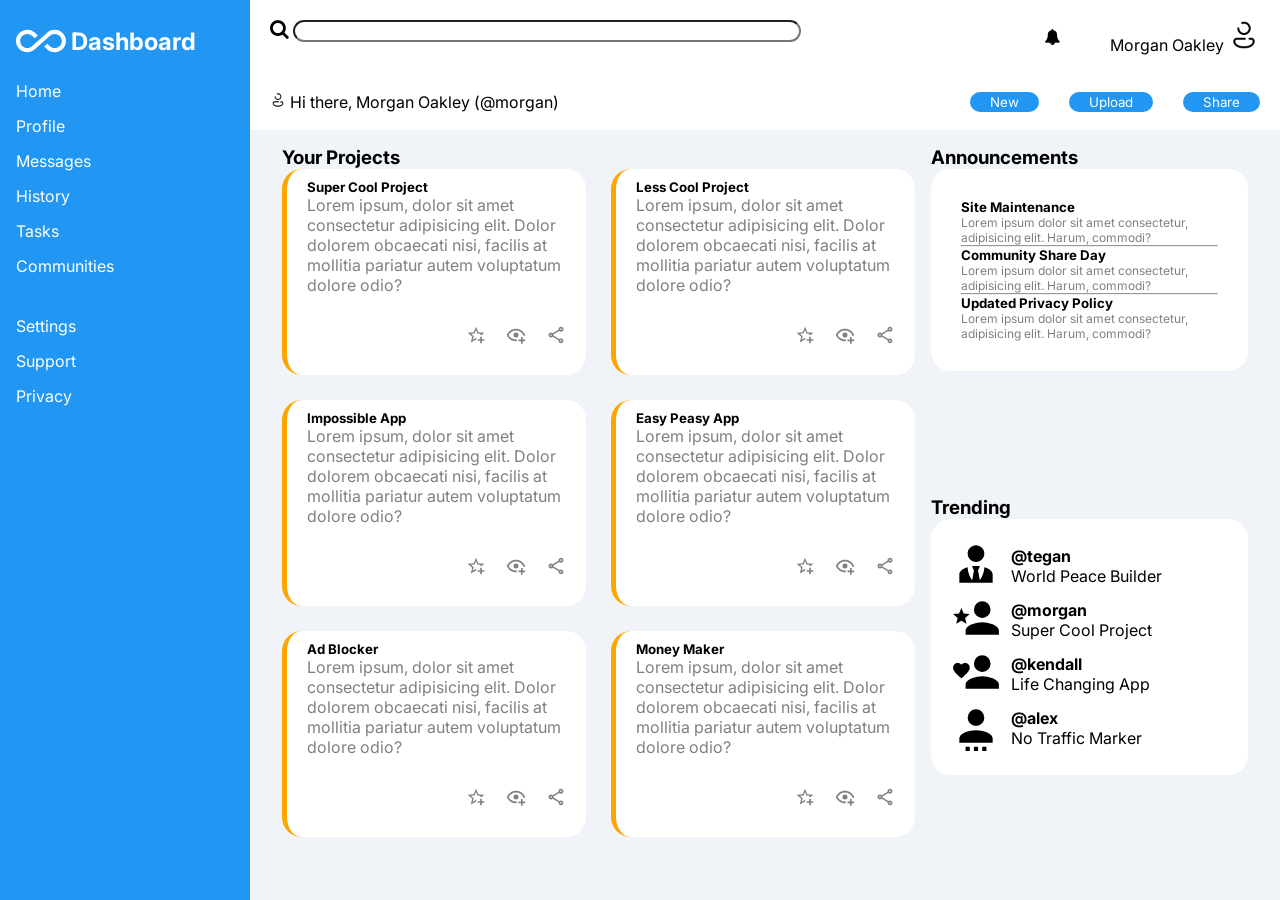
<file: admin-dashboard/index.html>
<!DOCTYPE html>
<html lang="en">

<head>
    <meta charset="UTF-8">
    <meta name="viewport" content="width=device-width, initial-scale=1.0">
    <title>Document</title>
    <link rel="stylesheet" href="styles.css" type="text/css">
    <link rel="preconnect" href="https://fonts.googleapis.com">
    <link rel="preconnect" href="https://fonts.gstatic.com" crossorigin>
    <link
        href="https://fonts.googleapis.com/css2?family=Boldonse&family=Bungee+Tint&family=Doto:wght@100..900&family=Inter:ital,opsz,wght@0,14..32,100..900;1,14..32,100..900&family=Roboto+Mono:wght@100..700&family=Roboto:ital,wght@0,100..900;1,100..900&family=Rubik:ital,wght@0,300..900;1,300..900&family=Sixtyfour+Convergence:BLED,SCAN,XELA,YELA@9,-52,-4,-47&family=Source+Code+Pro:ital,wght@0,200..900;1,200..900&display=swap"
        rel="stylesheet">
    <link rel="stylesheet" href="https://www.w3schools.com/w3css/5/w3.css">
    <link rel="stylesheet" href="https://cdnjs.cloudflare.com/ajax/libs/font-awesome/4.7.0/css/font-awesome.min.css">
</head>

<body>
    <div class="container">
        <div class="sidebar">
            <div class="general">
                <div class="logo">
                    <svg class="logo-icon" xmlns="http://www.w3.org/2000/svg" viewBox="0 0 24 24">
                        <path fill="currentColor"
                            d="M18.6,6.62C17.16,6.62 15.8,7.18 14.83,8.15L7.8,14.39C7.16,15.03 6.31,15.38 5.4,15.38C3.53,15.38 2,13.87 2,12C2,10.13 3.53,8.62 5.4,8.62C6.31,8.62 7.16,8.97 7.84,9.65L8.97,10.65L10.5,9.31L9.22,8.2C8.2,7.18 6.84,6.62 5.4,6.62C2.42,6.62 0,9.04 0,12C0,14.96 2.42,17.38 5.4,17.38C6.84,17.38 8.2,16.82 9.17,15.85L16.2,9.61C16.84,8.97 17.69,8.62 18.6,8.62C20.47,8.62 22,10.13 22,12C22,13.87 20.47,15.38 18.6,15.38C17.7,15.38 16.84,15.03 16.16,14.35L15,13.34L13.5,14.68L14.78,15.8C15.8,16.81 17.15,17.37 18.6,17.37C21.58,17.37 24,14.96 24,12C24,9 21.58,6.62 18.6,6.62Z" />
                    </svg>
                    <h2>Dashboard</h2>
                </div>
                <p>Home</p>
                <p>Profile</p>
                <p>Messages</p>
                <p>History</p>
                <p>Tasks</p>
                <p>Communities</p>
            </div>
            <div class="support">
                <p>Settings</p>
                <p>Support</p>
                <p>Privacy</p>
            </div>
        </div>

        <div class="header">
            <div class="header-first-line">
                <div class="search">
                    <i class="fa fa-search" style="font-size:20px"></i>
                    <input type="text" class="searchbar">
                </div>
                <div class="user-profile">
                    <div class="bell">
                        <i class="fa fa-bell"></i>
                    </div>
                    <div class="person">
                        Morgan Oakley
                        <img src="icons8-user-48.png"> 
                    </div>
                </div>
            </div>
            <div class="header-second-line">
                <div class="user-greeting">
                    <img src="icons8-user-48.png">
                    Hi there,
                    Morgan Oakley (@morgan)
                </div>
                <div class="buttons">
                    <button>New</button>
                    <button>Upload</button>
                    <button>Share</button>
                </div>
            </div>
        </div>

        <div class="main-content">
            <section class="projects">
                <h3>Your Projects</h3>
                <div class="projects-grid">
                    <div class="box">
                        <div class="box-text">
                            <h5>Super Cool Project</h5>
                            <p>
                                Lorem ipsum, dolor sit amet consectetur adipisicing elit. Dolor dolorem obcaecati nisi, facilis
                                at mollitia pariatur autem voluptatum dolore odio?
                            </p>
                        </div>
                        <div class="icons">
                            <svg xmlns="http://www.w3.org/2000/svg" width="20px" viewBox="0 0 24 24"><path d="M5.8 21L7.4 14L2 9.2L9.2 8.6L12 2L14.8 8.6L22 9.2L18.8 12H18C17.3 12 16.6 12.1 15.9 12.4L18.1 10.5L13.7 10.1L12 6.1L10.3 10.1L5.9 10.5L9.2 13.4L8.2 17.7L12 15.4L12.5 15.7C12.3 16.2 12.1 16.8 12.1 17.3L5.8 21M17 14V17H14V19H17V22H19V19H22V17H19V14H17Z" /></svg>
                            <svg xmlns="http://www.w3.org/2000/svg" width="20px" viewBox="0 0 24 24"><path d="M12,4.5C7,4.5 2.73,7.61 1,12C2.73,16.39 7,19.5 12,19.5C12.36,19.5 12.72,19.5 13.08,19.45C13.03,19.13 13,18.82 13,18.5C13,18.14 13.04,17.78 13.1,17.42C12.74,17.46 12.37,17.5 12,17.5C8.24,17.5 4.83,15.36 3.18,12C4.83,8.64 8.24,6.5 12,6.5C15.76,6.5 19.17,8.64 20.82,12C20.7,12.24 20.56,12.45 20.43,12.68C21.09,12.84 21.72,13.11 22.29,13.5C22.56,13 22.8,12.5 23,12C21.27,7.61 17,4.5 12,4.5M12,9A3,3 0 0,0 9,12A3,3 0 0,0 12,15A3,3 0 0,0 15,12A3,3 0 0,0 12,9M18,14.5V17.5H15V19.5H18V22.5H20V19.5H23V17.5H20V14.5H18Z" /></svg>
                            <svg xmlns="http://www.w3.org/2000/svg" width="20px" viewBox="0 0 24 24"><path d="M18 16.08C17.24 16.08 16.56 16.38 16.04 16.85L8.91 12.7C8.96 12.47 9 12.24 9 12S8.96 11.53 8.91 11.3L15.96 7.19C16.5 7.69 17.21 8 18 8C19.66 8 21 6.66 21 5S19.66 2 18 2 15 3.34 15 5C15 5.24 15.04 5.47 15.09 5.7L8.04 9.81C7.5 9.31 6.79 9 6 9C4.34 9 3 10.34 3 12S4.34 15 6 15C6.79 15 7.5 14.69 8.04 14.19L15.16 18.34C15.11 18.55 15.08 18.77 15.08 19C15.08 20.61 16.39 21.91 18 21.91S20.92 20.61 20.92 19C20.92 17.39 19.61 16.08 18 16.08M18 4C18.55 4 19 4.45 19 5S18.55 6 18 6 17 5.55 17 5 17.45 4 18 4M6 13C5.45 13 5 12.55 5 12S5.45 11 6 11 7 11.45 7 12 6.55 13 6 13M18 20C17.45 20 17 19.55 17 19S17.45 18 18 18 19 18.45 19 19 18.55 20 18 20Z" /></svg>
                        </div>
                    </div>
                    <div class="box">
                        <div class="box-text">
                            <h5>Less Cool Project</h5>
                            <p>
                                Lorem ipsum, dolor sit amet consectetur adipisicing elit. Dolor dolorem obcaecati nisi, facilis
                                at mollitia pariatur autem voluptatum dolore odio?
                            </p>
                        </div>
                        <div class="icons">
                            <svg xmlns="http://www.w3.org/2000/svg" width="20px" viewBox="0 0 24 24"><path d="M5.8 21L7.4 14L2 9.2L9.2 8.6L12 2L14.8 8.6L22 9.2L18.8 12H18C17.3 12 16.6 12.1 15.9 12.4L18.1 10.5L13.7 10.1L12 6.1L10.3 10.1L5.9 10.5L9.2 13.4L8.2 17.7L12 15.4L12.5 15.7C12.3 16.2 12.1 16.8 12.1 17.3L5.8 21M17 14V17H14V19H17V22H19V19H22V17H19V14H17Z" /></svg>
                            <svg xmlns="http://www.w3.org/2000/svg" width="20px" viewBox="0 0 24 24"><path d="M12,4.5C7,4.5 2.73,7.61 1,12C2.73,16.39 7,19.5 12,19.5C12.36,19.5 12.72,19.5 13.08,19.45C13.03,19.13 13,18.82 13,18.5C13,18.14 13.04,17.78 13.1,17.42C12.74,17.46 12.37,17.5 12,17.5C8.24,17.5 4.83,15.36 3.18,12C4.83,8.64 8.24,6.5 12,6.5C15.76,6.5 19.17,8.64 20.82,12C20.7,12.24 20.56,12.45 20.43,12.68C21.09,12.84 21.72,13.11 22.29,13.5C22.56,13 22.8,12.5 23,12C21.27,7.61 17,4.5 12,4.5M12,9A3,3 0 0,0 9,12A3,3 0 0,0 12,15A3,3 0 0,0 15,12A3,3 0 0,0 12,9M18,14.5V17.5H15V19.5H18V22.5H20V19.5H23V17.5H20V14.5H18Z" /></svg>
                            <svg xmlns="http://www.w3.org/2000/svg" width="20px" viewBox="0 0 24 24"><path d="M18 16.08C17.24 16.08 16.56 16.38 16.04 16.85L8.91 12.7C8.96 12.47 9 12.24 9 12S8.96 11.53 8.91 11.3L15.96 7.19C16.5 7.69 17.21 8 18 8C19.66 8 21 6.66 21 5S19.66 2 18 2 15 3.34 15 5C15 5.24 15.04 5.47 15.09 5.7L8.04 9.81C7.5 9.31 6.79 9 6 9C4.34 9 3 10.34 3 12S4.34 15 6 15C6.79 15 7.5 14.69 8.04 14.19L15.16 18.34C15.11 18.55 15.08 18.77 15.08 19C15.08 20.61 16.39 21.91 18 21.91S20.92 20.61 20.92 19C20.92 17.39 19.61 16.08 18 16.08M18 4C18.55 4 19 4.45 19 5S18.55 6 18 6 17 5.55 17 5 17.45 4 18 4M6 13C5.45 13 5 12.55 5 12S5.45 11 6 11 7 11.45 7 12 6.55 13 6 13M18 20C17.45 20 17 19.55 17 19S17.45 18 18 18 19 18.45 19 19 18.55 20 18 20Z" /></svg>
                        </div>
                    </div>
                    <div class="box">
                        <div class="box-text">
                            <h5>Impossible App</h5>
                            <p>
                                Lorem ipsum, dolor sit amet consectetur adipisicing elit. Dolor dolorem obcaecati nisi, facilis
                                at mollitia pariatur autem voluptatum dolore odio?
                            </p>
                        </div>
                        <div class="icons">
                            <svg xmlns="http://www.w3.org/2000/svg" width="20px" viewBox="0 0 24 24"><path d="M5.8 21L7.4 14L2 9.2L9.2 8.6L12 2L14.8 8.6L22 9.2L18.8 12H18C17.3 12 16.6 12.1 15.9 12.4L18.1 10.5L13.7 10.1L12 6.1L10.3 10.1L5.9 10.5L9.2 13.4L8.2 17.7L12 15.4L12.5 15.7C12.3 16.2 12.1 16.8 12.1 17.3L5.8 21M17 14V17H14V19H17V22H19V19H22V17H19V14H17Z" /></svg>
                            <svg xmlns="http://www.w3.org/2000/svg" width="20px" viewBox="0 0 24 24"><path d="M12,4.5C7,4.5 2.73,7.61 1,12C2.73,16.39 7,19.5 12,19.5C12.36,19.5 12.72,19.5 13.08,19.45C13.03,19.13 13,18.82 13,18.5C13,18.14 13.04,17.78 13.1,17.42C12.74,17.46 12.37,17.5 12,17.5C8.24,17.5 4.83,15.36 3.18,12C4.83,8.64 8.24,6.5 12,6.5C15.76,6.5 19.17,8.64 20.82,12C20.7,12.24 20.56,12.45 20.43,12.68C21.09,12.84 21.72,13.11 22.29,13.5C22.56,13 22.8,12.5 23,12C21.27,7.61 17,4.5 12,4.5M12,9A3,3 0 0,0 9,12A3,3 0 0,0 12,15A3,3 0 0,0 15,12A3,3 0 0,0 12,9M18,14.5V17.5H15V19.5H18V22.5H20V19.5H23V17.5H20V14.5H18Z" /></svg>
                            <svg xmlns="http://www.w3.org/2000/svg" width="20px" viewBox="0 0 24 24"><path d="M18 16.08C17.24 16.08 16.56 16.38 16.04 16.85L8.91 12.7C8.96 12.47 9 12.24 9 12S8.96 11.53 8.91 11.3L15.96 7.19C16.5 7.69 17.21 8 18 8C19.66 8 21 6.66 21 5S19.66 2 18 2 15 3.34 15 5C15 5.24 15.04 5.47 15.09 5.7L8.04 9.81C7.5 9.31 6.79 9 6 9C4.34 9 3 10.34 3 12S4.34 15 6 15C6.79 15 7.5 14.69 8.04 14.19L15.16 18.34C15.11 18.55 15.08 18.77 15.08 19C15.08 20.61 16.39 21.91 18 21.91S20.92 20.61 20.92 19C20.92 17.39 19.61 16.08 18 16.08M18 4C18.55 4 19 4.45 19 5S18.55 6 18 6 17 5.55 17 5 17.45 4 18 4M6 13C5.45 13 5 12.55 5 12S5.45 11 6 11 7 11.45 7 12 6.55 13 6 13M18 20C17.45 20 17 19.55 17 19S17.45 18 18 18 19 18.45 19 19 18.55 20 18 20Z" /></svg>
                        </div>
                    </div>
                    <div class="box">
                        <div class="box-text">
                            <h5>Easy Peasy App</h5>
                            <p>
                                Lorem ipsum, dolor sit amet consectetur adipisicing elit. Dolor dolorem obcaecati nisi, facilis
                                at mollitia pariatur autem voluptatum dolore odio?
                            </p>
                        </div>
                        <div class="icons">
                            <svg xmlns="http://www.w3.org/2000/svg" width="20px" viewBox="0 0 24 24"><path d="M5.8 21L7.4 14L2 9.2L9.2 8.6L12 2L14.8 8.6L22 9.2L18.8 12H18C17.3 12 16.6 12.1 15.9 12.4L18.1 10.5L13.7 10.1L12 6.1L10.3 10.1L5.9 10.5L9.2 13.4L8.2 17.7L12 15.4L12.5 15.7C12.3 16.2 12.1 16.8 12.1 17.3L5.8 21M17 14V17H14V19H17V22H19V19H22V17H19V14H17Z" /></svg>
                            <svg xmlns="http://www.w3.org/2000/svg" width="20px" viewBox="0 0 24 24"><path d="M12,4.5C7,4.5 2.73,7.61 1,12C2.73,16.39 7,19.5 12,19.5C12.36,19.5 12.72,19.5 13.08,19.45C13.03,19.13 13,18.82 13,18.5C13,18.14 13.04,17.78 13.1,17.42C12.74,17.46 12.37,17.5 12,17.5C8.24,17.5 4.83,15.36 3.18,12C4.83,8.64 8.24,6.5 12,6.5C15.76,6.5 19.17,8.64 20.82,12C20.7,12.24 20.56,12.45 20.43,12.68C21.09,12.84 21.72,13.11 22.29,13.5C22.56,13 22.8,12.5 23,12C21.27,7.61 17,4.5 12,4.5M12,9A3,3 0 0,0 9,12A3,3 0 0,0 12,15A3,3 0 0,0 15,12A3,3 0 0,0 12,9M18,14.5V17.5H15V19.5H18V22.5H20V19.5H23V17.5H20V14.5H18Z" /></svg>
                            <svg xmlns="http://www.w3.org/2000/svg" width="20px" viewBox="0 0 24 24"><path d="M18 16.08C17.24 16.08 16.56 16.38 16.04 16.85L8.91 12.7C8.96 12.47 9 12.24 9 12S8.96 11.53 8.91 11.3L15.96 7.19C16.5 7.69 17.21 8 18 8C19.66 8 21 6.66 21 5S19.66 2 18 2 15 3.34 15 5C15 5.24 15.04 5.47 15.09 5.7L8.04 9.81C7.5 9.31 6.79 9 6 9C4.34 9 3 10.34 3 12S4.34 15 6 15C6.79 15 7.5 14.69 8.04 14.19L15.16 18.34C15.11 18.55 15.08 18.77 15.08 19C15.08 20.61 16.39 21.91 18 21.91S20.92 20.61 20.92 19C20.92 17.39 19.61 16.08 18 16.08M18 4C18.55 4 19 4.45 19 5S18.55 6 18 6 17 5.55 17 5 17.45 4 18 4M6 13C5.45 13 5 12.55 5 12S5.45 11 6 11 7 11.45 7 12 6.55 13 6 13M18 20C17.45 20 17 19.55 17 19S17.45 18 18 18 19 18.45 19 19 18.55 20 18 20Z" /></svg>
                        </div>
                    </div>
                    <div class="box">
                        <div class="box-text">
                            <h5>Ad Blocker</h5>
                            <p>
                                Lorem ipsum, dolor sit amet consectetur adipisicing elit. Dolor dolorem obcaecati nisi, facilis
                                at mollitia pariatur autem voluptatum dolore odio?
                            </p>
                        </div>
                        <div class="icons">
                            <svg xmlns="http://www.w3.org/2000/svg" width="20px" viewBox="0 0 24 24"><path d="M5.8 21L7.4 14L2 9.2L9.2 8.6L12 2L14.8 8.6L22 9.2L18.8 12H18C17.3 12 16.6 12.1 15.9 12.4L18.1 10.5L13.7 10.1L12 6.1L10.3 10.1L5.9 10.5L9.2 13.4L8.2 17.7L12 15.4L12.5 15.7C12.3 16.2 12.1 16.8 12.1 17.3L5.8 21M17 14V17H14V19H17V22H19V19H22V17H19V14H17Z" /></svg>
                            <svg xmlns="http://www.w3.org/2000/svg" width="20px" viewBox="0 0 24 24"><path d="M12,4.5C7,4.5 2.73,7.61 1,12C2.73,16.39 7,19.5 12,19.5C12.36,19.5 12.72,19.5 13.08,19.45C13.03,19.13 13,18.82 13,18.5C13,18.14 13.04,17.78 13.1,17.42C12.74,17.46 12.37,17.5 12,17.5C8.24,17.5 4.83,15.36 3.18,12C4.83,8.64 8.24,6.5 12,6.5C15.76,6.5 19.17,8.64 20.82,12C20.7,12.24 20.56,12.45 20.43,12.68C21.09,12.84 21.72,13.11 22.29,13.5C22.56,13 22.8,12.5 23,12C21.27,7.61 17,4.5 12,4.5M12,9A3,3 0 0,0 9,12A3,3 0 0,0 12,15A3,3 0 0,0 15,12A3,3 0 0,0 12,9M18,14.5V17.5H15V19.5H18V22.5H20V19.5H23V17.5H20V14.5H18Z" /></svg>
                            <svg xmlns="http://www.w3.org/2000/svg" width="20px" viewBox="0 0 24 24"><path d="M18 16.08C17.24 16.08 16.56 16.38 16.04 16.85L8.91 12.7C8.96 12.47 9 12.24 9 12S8.96 11.53 8.91 11.3L15.96 7.19C16.5 7.69 17.21 8 18 8C19.66 8 21 6.66 21 5S19.66 2 18 2 15 3.34 15 5C15 5.24 15.04 5.47 15.09 5.7L8.04 9.81C7.5 9.31 6.79 9 6 9C4.34 9 3 10.34 3 12S4.34 15 6 15C6.79 15 7.5 14.69 8.04 14.19L15.16 18.34C15.11 18.55 15.08 18.77 15.08 19C15.08 20.61 16.39 21.91 18 21.91S20.92 20.61 20.92 19C20.92 17.39 19.61 16.08 18 16.08M18 4C18.55 4 19 4.45 19 5S18.55 6 18 6 17 5.55 17 5 17.45 4 18 4M6 13C5.45 13 5 12.55 5 12S5.45 11 6 11 7 11.45 7 12 6.55 13 6 13M18 20C17.45 20 17 19.55 17 19S17.45 18 18 18 19 18.45 19 19 18.55 20 18 20Z" /></svg>
                        </div>
                    </div>
                    <div class="box">
                        <div class="box-text">
                            <h5>Money Maker</h5>
                            <p>
                                Lorem ipsum, dolor sit amet consectetur adipisicing elit. Dolor dolorem obcaecati nisi, facilis
                                at mollitia pariatur autem voluptatum dolore odio?
                            </p>
                        </div>
                        <div class="icons">
                            <svg xmlns="http://www.w3.org/2000/svg" width="20px" viewBox="0 0 24 24"><path d="M5.8 21L7.4 14L2 9.2L9.2 8.6L12 2L14.8 8.6L22 9.2L18.8 12H18C17.3 12 16.6 12.1 15.9 12.4L18.1 10.5L13.7 10.1L12 6.1L10.3 10.1L5.9 10.5L9.2 13.4L8.2 17.7L12 15.4L12.5 15.7C12.3 16.2 12.1 16.8 12.1 17.3L5.8 21M17 14V17H14V19H17V22H19V19H22V17H19V14H17Z" /></svg>
                            <svg xmlns="http://www.w3.org/2000/svg" width="20px" viewBox="0 0 24 24"><path d="M12,4.5C7,4.5 2.73,7.61 1,12C2.73,16.39 7,19.5 12,19.5C12.36,19.5 12.72,19.5 13.08,19.45C13.03,19.13 13,18.82 13,18.5C13,18.14 13.04,17.78 13.1,17.42C12.74,17.46 12.37,17.5 12,17.5C8.24,17.5 4.83,15.36 3.18,12C4.83,8.64 8.24,6.5 12,6.5C15.76,6.5 19.17,8.64 20.82,12C20.7,12.24 20.56,12.45 20.43,12.68C21.09,12.84 21.72,13.11 22.29,13.5C22.56,13 22.8,12.5 23,12C21.27,7.61 17,4.5 12,4.5M12,9A3,3 0 0,0 9,12A3,3 0 0,0 12,15A3,3 0 0,0 15,12A3,3 0 0,0 12,9M18,14.5V17.5H15V19.5H18V22.5H20V19.5H23V17.5H20V14.5H18Z" /></svg>
                            <svg xmlns="http://www.w3.org/2000/svg" width="20px" viewBox="0 0 24 24"><path d="M18 16.08C17.24 16.08 16.56 16.38 16.04 16.85L8.91 12.7C8.96 12.47 9 12.24 9 12S8.96 11.53 8.91 11.3L15.96 7.19C16.5 7.69 17.21 8 18 8C19.66 8 21 6.66 21 5S19.66 2 18 2 15 3.34 15 5C15 5.24 15.04 5.47 15.09 5.7L8.04 9.81C7.5 9.31 6.79 9 6 9C4.34 9 3 10.34 3 12S4.34 15 6 15C6.79 15 7.5 14.69 8.04 14.19L15.16 18.34C15.11 18.55 15.08 18.77 15.08 19C15.08 20.61 16.39 21.91 18 21.91S20.92 20.61 20.92 19C20.92 17.39 19.61 16.08 18 16.08M18 4C18.55 4 19 4.45 19 5S18.55 6 18 6 17 5.55 17 5 17.45 4 18 4M6 13C5.45 13 5 12.55 5 12S5.45 11 6 11 7 11.45 7 12 6.55 13 6 13M18 20C17.45 20 17 19.55 17 19S17.45 18 18 18 19 18.45 19 19 18.55 20 18 20Z" /></svg>
                        </div>
                    </div>
                </div>
            </section>

            <aside class="announcements">
                <h3>Announcements</h3>
                <div class="announcements-box">
                    <h5>Site Maintenance</h5>
                    <p>Lorem ipsum dolor sit amet consectetur, adipisicing elit. Harum, commodi?</p>
                    <hr>
                    <h5>Community Share Day</h5>
                    <p>Lorem ipsum dolor sit amet consectetur, adipisicing elit. Harum, commodi?</p>
                    <hr>
                    <h5>Updated Privacy Policy</h5>
                    <p>Lorem ipsum dolor sit amet consectetur, adipisicing elit. Harum, commodi?</p>
                </div>
            </aside>
            <aside class="trending">
                <h3>Trending</h3>
                <div class="trending-boxes">
                    <div class="trending-box">
                        <div class="trending-person">
                            <div class="image-person">
                                <svg xmlns="http://www.w3.org/2000/svg" width="50px" viewBox="0 0 24 24"><path d="M12 3C14.21 3 16 4.79 16 7S14.21 11 12 11 8 9.21 8 7 9.79 3 12 3M16 13.54C16 14.6 15.72 17.07 13.81 19.83L13 15L13.94 13.12C13.32 13.05 12.67 13 12 13S10.68 13.05 10.06 13.12L11 15L10.19 19.83C8.28 17.07 8 14.6 8 13.54C5.61 14.24 4 15.5 4 17V21H20V17C20 15.5 18.4 14.24 16 13.54Z" /></svg>
                            </div>
                            <div class="person-text">
                                <p class="person-acc">@tegan</p>
                                <p>World Peace Builder</p>
                            </div>
                        </div>
                        <div class="trending-person">
                            <div class="image-person">
                                <svg xmlns="http://www.w3.org/2000/svg" width="50px" viewBox="0 0 24 24"><path d="M15,14C12.33,14 7,15.33 7,18V20H23V18C23,15.33 17.67,14 15,14M15,12A4,4 0 0,0 19,8A4,4 0 0,0 15,4A4,4 0 0,0 11,8A4,4 0 0,0 15,12M5,13.28L7.45,14.77L6.8,11.96L9,10.08L6.11,9.83L5,7.19L3.87,9.83L1,10.08L3.18,11.96L2.5,14.77L5,13.28Z" /></svg>
                            </div>
                            <div class="person-text">
                                <p class="person-acc">@morgan</p>
                                <p>Super Cool Project</p>
                            </div>
                        </div>
                        <div class="trending-person">
                            <div class="image-person">
                                <svg xmlns="http://www.w3.org/2000/svg" width="50px" viewBox="0 0 24 24"><path d="M15,14C12.3,14 7,15.3 7,18V20H23V18C23,15.3 17.7,14 15,14M15,12A4,4 0 0,0 19,8A4,4 0 0,0 15,4A4,4 0 0,0 11,8A4,4 0 0,0 15,12M5,15L4.4,14.5C2.4,12.6 1,11.4 1,9.9C1,8.7 2,7.7 3.2,7.7C3.9,7.7 4.6,8 5,8.5C5.4,8 6.1,7.7 6.8,7.7C8,7.7 9,8.6 9,9.9C9,11.4 7.6,12.6 5.6,14.5L5,15Z" /></svg>
                            </div>
                            <div class="person-text">
                                <p class="person-acc">@kendall</p>
                                <p>Life Changing App</p>
                            </div>
                        </div>
                        <div class="trending-person">
                            <div class="image-person">
                                <svg xmlns="http://www.w3.org/2000/svg" width="50px" viewBox="0 0 24 24"><path d="M12,4A4,4 0 0,1 16,8A4,4 0 0,1 12,12A4,4 0 0,1 8,8A4,4 0 0,1 12,4M12,14C16.42,14 20,15.79 20,18V20H4V18C4,15.79 7.58,14 12,14M7,22H9V24H7V22M11,22H13V24H11V22M15,22H17V24H15V22Z" /></svg>
                            </div>
                            <div class="person-text">
                                <p class="person-acc">@alex</p>
                                <p>No Traffic Marker</p>
                            </div>
                        </div>
                    </div>
                </div>
            </aside>
        </div>
    </div>
</body>

</html>
</file>
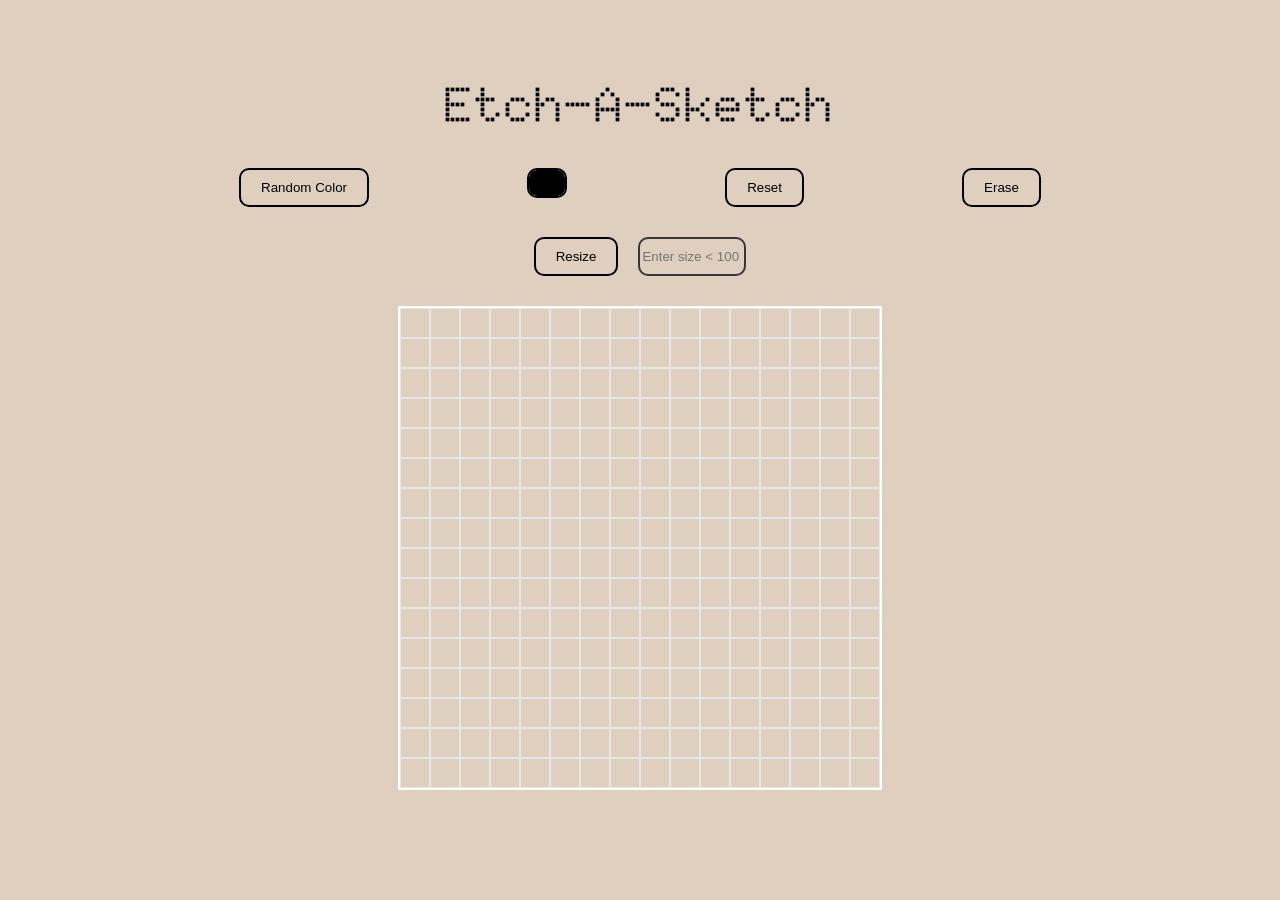
<file: etch-a-sketch/index.html>
<!DOCTYPE html>
<html lang="en">

<head>
    <meta charset="UTF-8">
    <meta name="viewport" content="width=device-width, initial-scale=1.0">
    <title>Etch a Sketch</title>
    <link href="style.css" rel="stylesheet" type="text/css">
    <link rel="preconnect" href="https://fonts.googleapis.com">
    <link rel="preconnect" href="https://fonts.gstatic.com" crossorigin>
    <link rel="preconnect" href="https://fonts.googleapis.com">
    <link rel="preconnect" href="https://fonts.gstatic.com" crossorigin>
    <link
        href="https://fonts.googleapis.com/css2?family=Boldonse&family=Bungee+Tint&family=Doto:wght@100..900&family=Roboto+Mono:wght@100..700&family=Roboto:ital,wght@0,100..900;1,100..900&family=Rubik:ital,wght@0,300..900;1,300..900&family=Sixtyfour+Convergence:BLED,SCAN,XELA,YELA@9,-52,-4,-47&family=Source+Code+Pro:ital,wght@0,200..900;1,200..900&display=swap"
        rel="stylesheet">
</head>

<body>
    <h1>Etch-A-Sketch</h1>
    <div class="buttons">
        <button id="randomColorBtn">Random Color</button>
        <input type="color" id="colorPicker" value="#000000">
        <button id="resetBtn">Reset</button>
        <button id="eraseBtn">Erase</button>
    </div>
    <div class="resize">
        <button id="resizeBtn">Resize</button><input type="text" id="resizeValue" placeholder="Enter size &lt 100"/>
    </div>
    <div id="container"></div>
    <script src="script.js"></script>
</body>

</html>
</file>
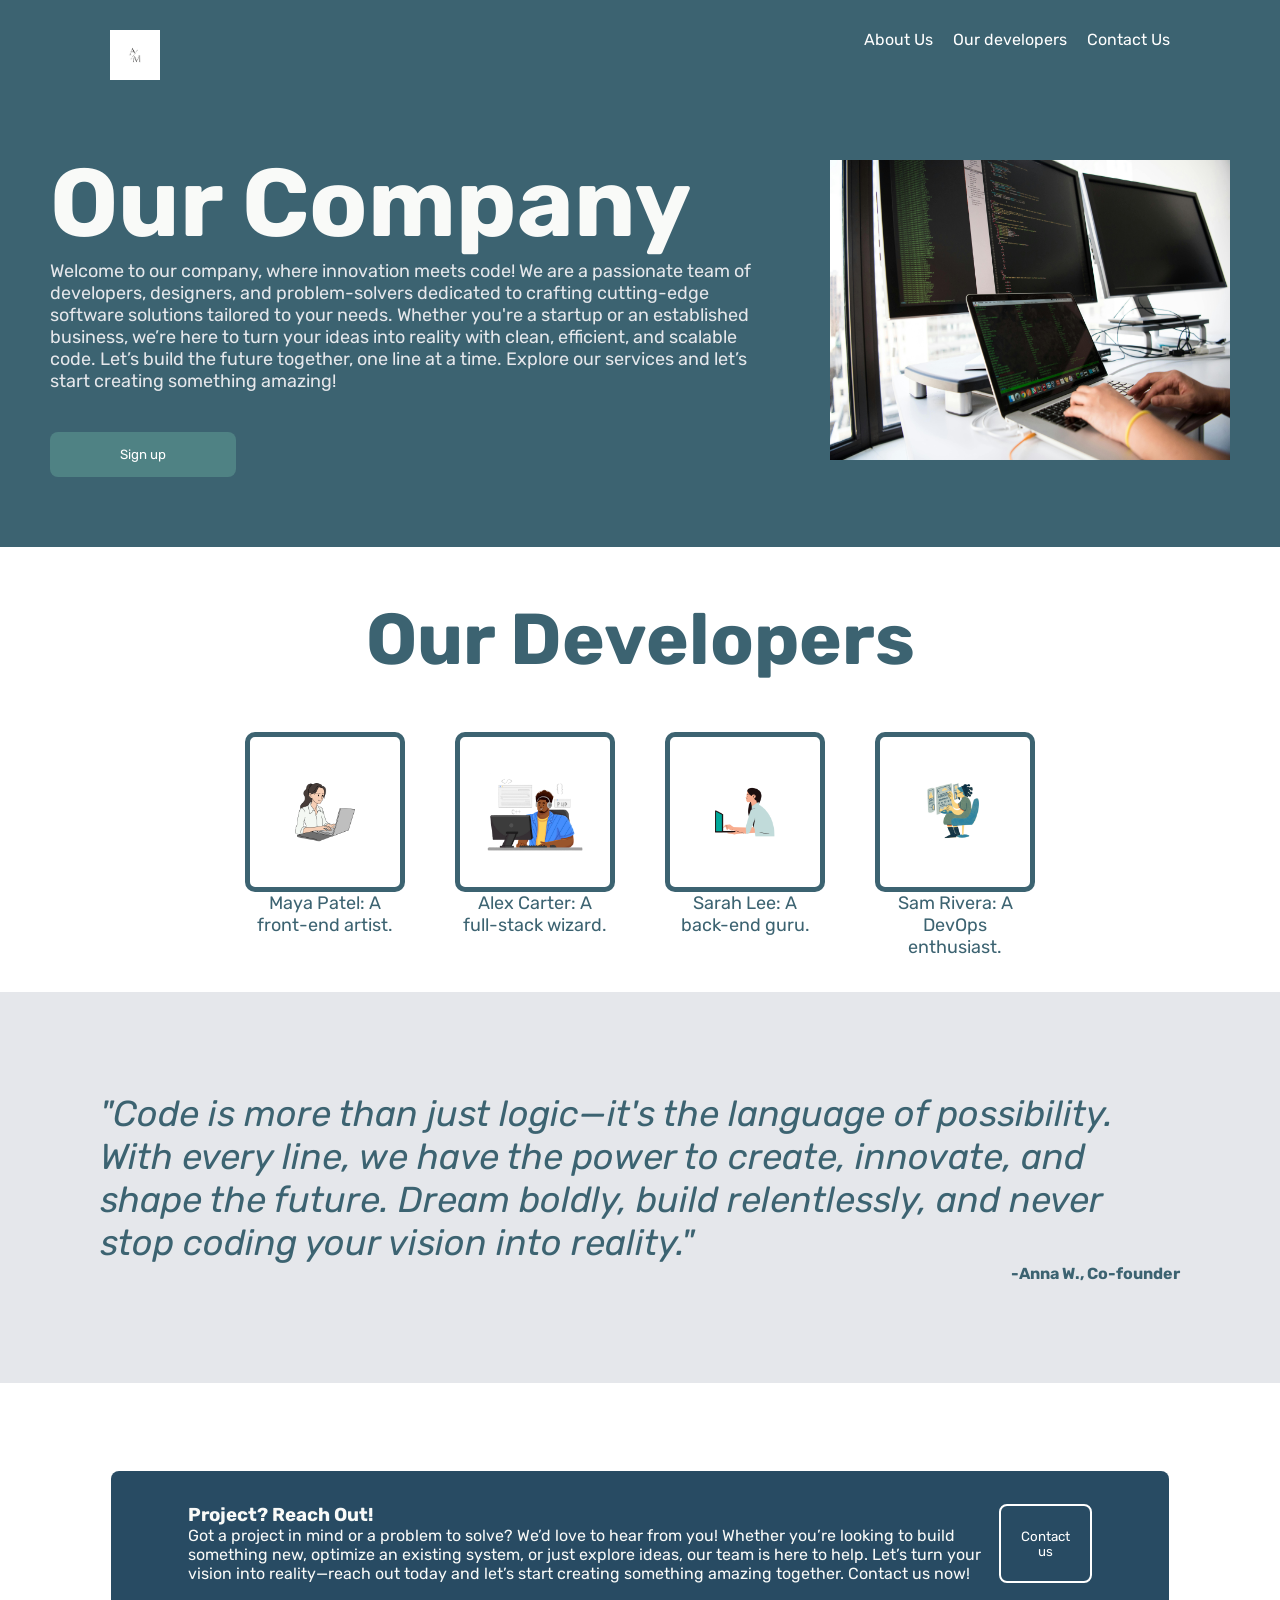
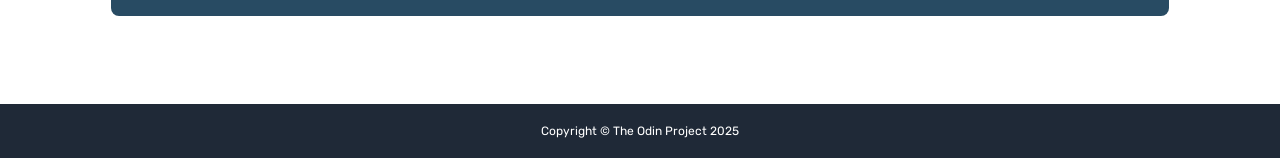
<file: landint-page/index.html>
<!DOCTYPE html>
<html lang="en">

<head>
    <meta charset="UTF-8">
    <meta name="viewport" content="width=device-width, initial-scale=1.0">
    <link href="stylesheet.css" rel="stylesheet" type="text/css">
    <link rel="preconnect" href="https://fonts.googleapis.com">
    <link rel="preconnect" href="https://fonts.gstatic.com" crossorigin>
    <link
        href="https://fonts.googleapis.com/css2?family=Roboto+Mono:ital,wght@0,100..700;1,100..700&family=Rubik:ital,wght@0,300..900;1,300..900&family=Source+Code+Pro:ital,wght@0,200..900;1,200..900&display=swap"
        rel="stylesheet">
    <title>Landing Page</title>
</head>

<body>
    <div class="header">
        <div class="header-top">
            <div class="header-logo">
                <img src="logo.png" alt="Company Logo">
            </div>
            <ul>
                <li><a href="#title">About Us</a></li>
                <li><a href="#h2">Our developers</a></li>
                <li><a href="#section4">Contact Us</a></li>
            </ul>
        </div>

        <div class="header-body">
            <div class="hb-left">
                <div id="title">
                    <h1>Our Company </h1>
                </div>
                <div class="title-sub">
                    <p> Welcome to our company, where innovation meets code! We are a passionate team of developers,
                        designers, and problem-solvers dedicated to crafting cutting-edge software solutions tailored to
                        your needs. Whether you're a startup or an established business, we’re here to turn your ideas
                        into reality with clean, efficient, and scalable code. Let’s build the future together, one line
                        at a time. Explore our services and let’s start creating something amazing!</p>

                </div>
                <button>Sign up</button>
            </div>
            <div class="hb-right">
                <img width="400px" height="300px" src="code.jpg" alt="Coding">
            </div>
        </div>
    </div>

    <div class="section2">
        <div id="h2">
            <h1>Our Developers</h1>
        </div>
        <div class="boxes">
            <div class="img-txt">
                <img src="dev1.png">
                <p>
                    Maya Patel: A front-end artist.</p>
            </div>
            <div class="img-txt">
                <img src="dev2.png">
                <p>Alex Carter: A full-stack wizard.</p>
            </div>
            <div class="img-txt">
                <img src="dev3.png">
                <p>Sarah Lee: A back-end guru.</p>
            </div>
            <div class="img-txt">
                <img src="dev4.png">
                <p>Sam Rivera: A DevOps enthusiast.</p>
            </div>
        </div>
    </div>
    <div class="section3">
        <p class="quote">
            "Code is more than just logic—it's the language of possibility. With every line, we have the power
            to create, innovate, and shape the future. Dream boldly, build relentlessly, and never stop coding
            your vision into reality."
        </p>
        <span class="quote-author">-Anna W., Co-founder</span>
    </div>

    <div id="section4">
        <div class="call-action">
            <div class="action">
                <h3>Project? Reach Out!</h3>
                <span>
                    Got a project in mind or a problem to solve? We’d love to hear from you! Whether you’re looking to
                    build something new, optimize an existing system, or just explore ideas, our team is here to help.
                    Let’s turn your vision into reality—reach out today and let’s start creating something amazing
                    together. Contact us now!
                </span>
            </div>
                <button class="call-action-button">Contact us</button>
        </div>
    </div>

    <div class="footer">
        <p>Copyright &copy; The Odin Project 2025</p>
    </div>
</body>

</html>
</file>
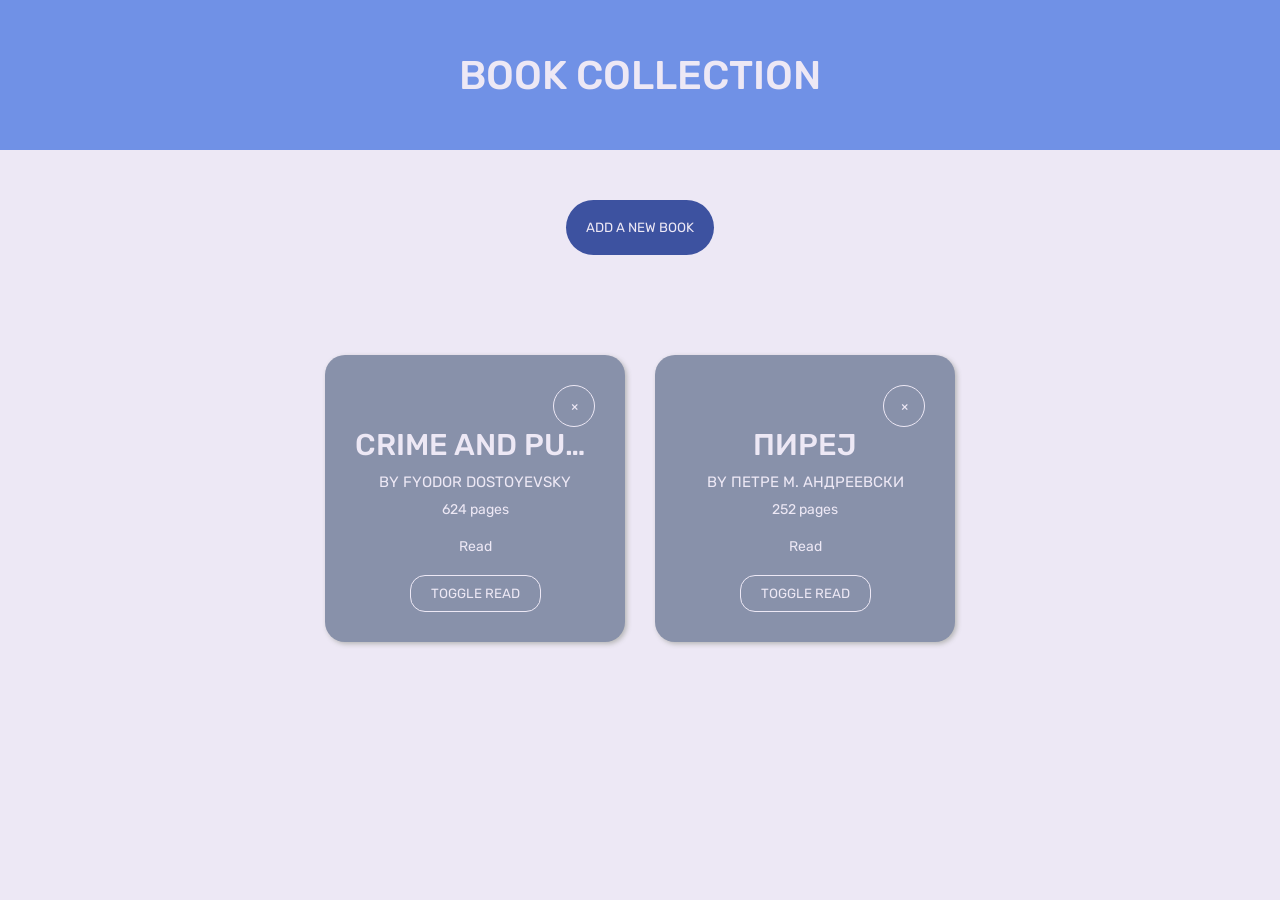
<file: odin-library-/index.html>
<!DOCTYPE html>
<html lang="en">

<head>
    <meta charset="UTF-8">
    <meta name="viewport" content="width=device-width, initial-scale=1.0">
    <link rel="stylesheet" href="styles.css" type="text/css">
    <link rel="preconnect" href="https://fonts.googleapis.com">
    <link rel="preconnect" href="https://fonts.gstatic.com" crossorigin>
    <link
        href="https://fonts.googleapis.com/css2?family=Boldonse&family=Bungee+Tint&family=Doto:wght@100..900&family=Inter:ital,opsz,wght@0,14..32,100..900;1,14..32,100..900&family=Roboto+Mono:wght@100..700&family=Roboto:ital,wght@0,100..900;1,100..900&family=Rubik:ital,wght@0,300..900;1,300..900&family=Sixtyfour+Convergence:BLED,SCAN,XELA,YELA@9,-52,-4,-47&family=Source+Code+Pro:ital,wght@0,200..900;1,200..900&display=swap"
        rel="stylesheet">
    <title>Book Collection</title>
</head>

<body>
    <div class="container">
        <div class="header">
            <h1>Book collection</h1>
        </div>
        <div class="main-content">
            <div class="button-container">
                <button id="new-book-btn">Add a new Book</button>
            </div>
            <form id="new-book-form" style="display: none;">
                <div class="close-form">
                    <button id="close-form-button">&times;</button>
                </div>
                <div class="title">
                    <label for="title">Title </label>
                    <input type="text" id="title" required>
                </div>
                <div class="author">
                    <label for="author">Author </label>
                    <input type="text" id="author" required>
                </div>
                <div class="pages">
                    <label for="pages">Pages </label>
                    <input type="number" id="pages" required>
                </div>
                <div class="read-check">
                    <label for="read">Read </label>
                    <input type="checkbox" id="read">
                </div>
                <div class="submitBtn">
                    <input type="submit" value="Add Book">
                </div>
            </form>            
            <div class="library">
            </div>
        </div>
    </div>
    <script src="script.js"></script>
</body>

</html>
</file>
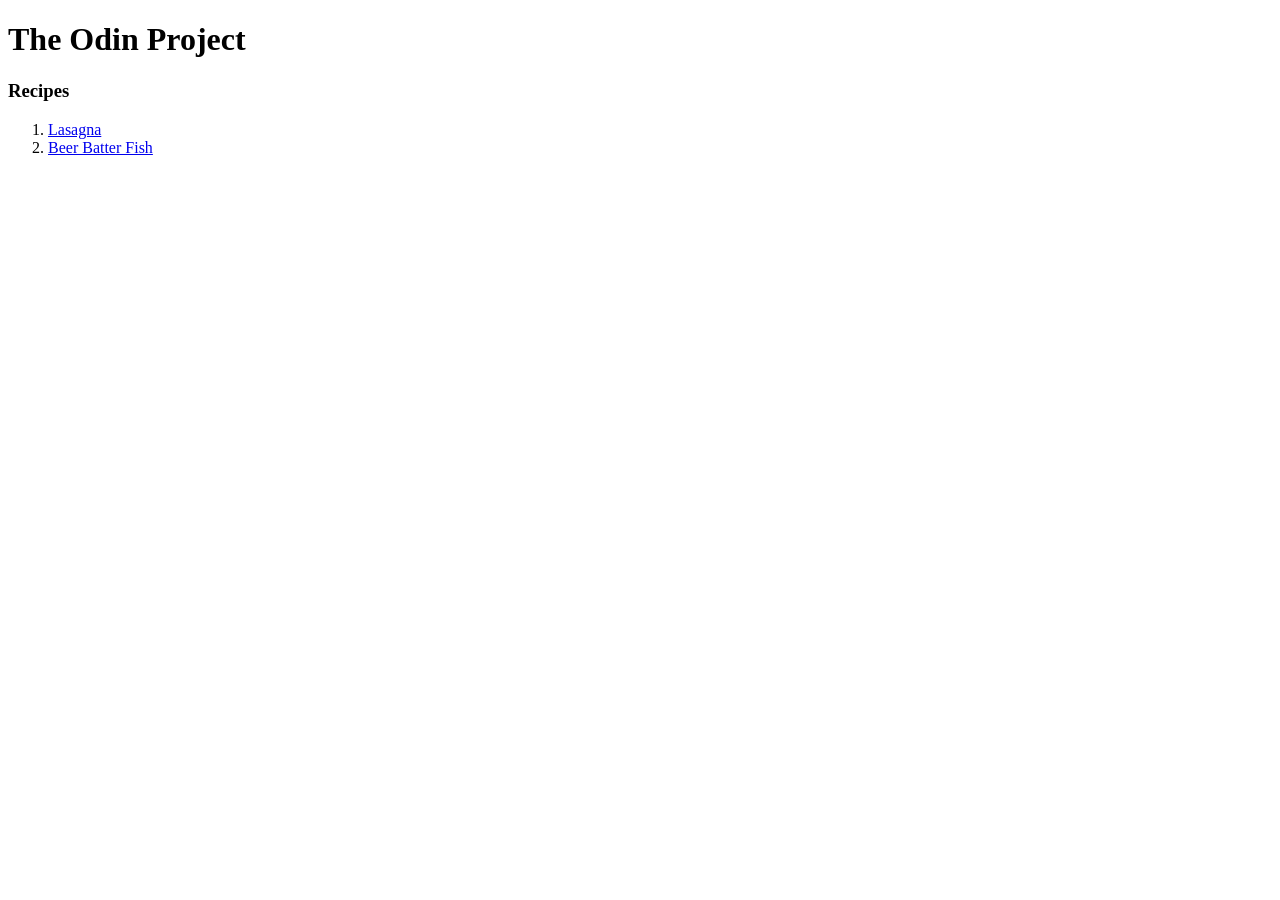
<file: odin-recipes/index.html>
<!DOCTYPE html>
<html>
    <head>

    </head>
    <body>
        <h1>The Odin Project</h1>
        <h3>Recipes</h3>
        <ol>
            <li><a href="recipes/lasagna.html">Lasagna</a></li>
            <li><a href="recipes/batterfish.html">Beer Batter Fish</a></li>
        </ol>

    </body>
</html>
</file>
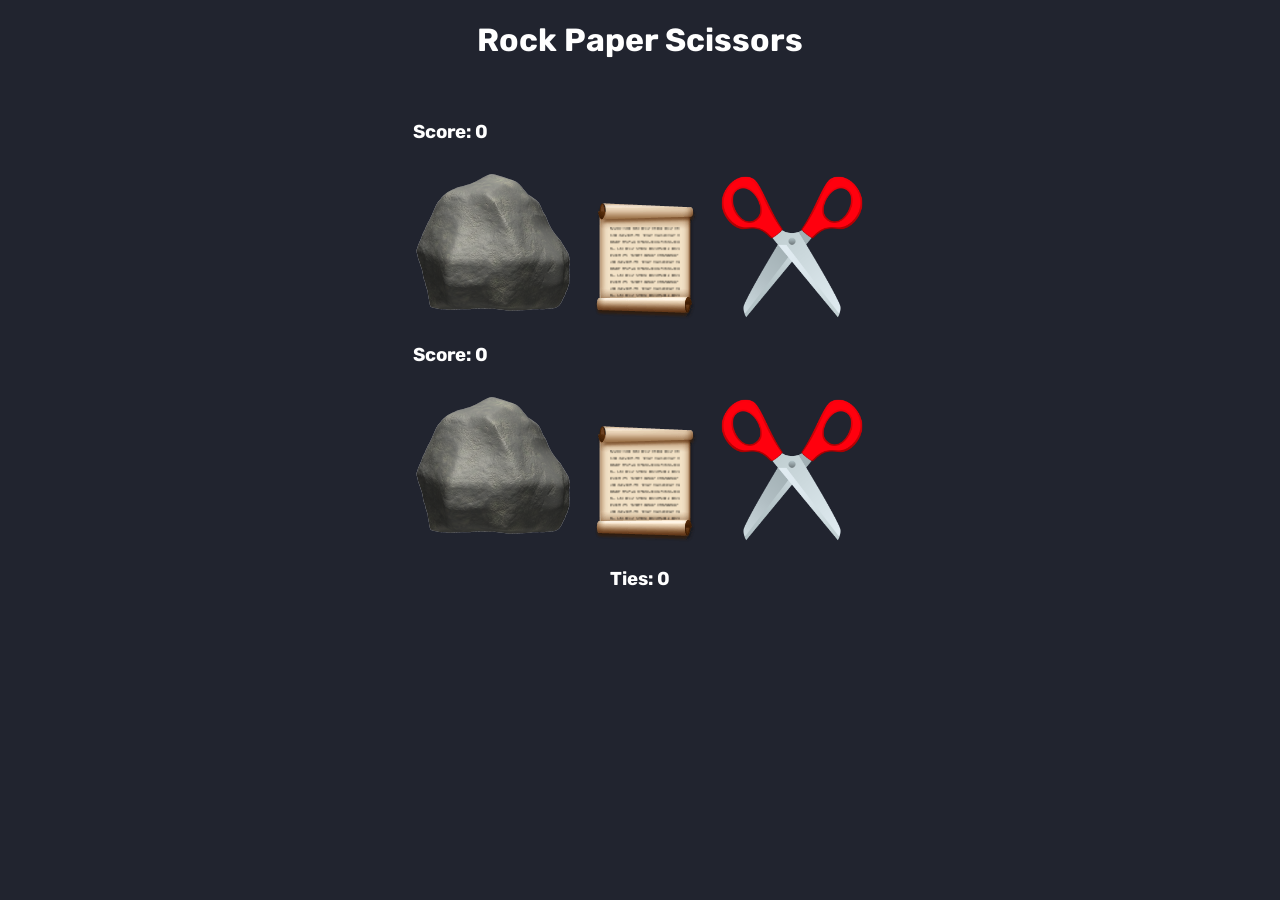
<file: rock-paper-scissors/index.html>
<!DOCTYPE html>
<html>

<head>
    <meta charset="UTF-8">
    <meta name="viewport" content="width=device-width, initial-scale=1.0">
    <script src="javascript.js"></script>
    <link href="styles.css" rel="stylesheet" type="text/css">
    <link rel="preconnect" href="https://fonts.googleapis.com">
    <link rel="preconnect" href="https://fonts.gstatic.com" crossorigin>
    <link
        href="https://fonts.googleapis.com/css2?family=Boldonse&family=Bungee+Tint&family=Roboto+Mono:wght@100..700&family=Roboto:ital,wght@0,100..900;1,100..900&family=Rubik:ital,wght@0,300..900;1,300..900&family=Source+Code+Pro:ital,wght@0,200..900;1,200..900&display=swap"
        rel="stylesheet">
</head>

<body>
    <h1 class="title">Rock Paper Scissors</h1>

    <div class="winnerDiv">
        <h1 class="winner"></h1>
        <button class="reset" onclick="resetGame()">Play Again?</button>
    </div>
    <div class="playerSection">
        <h3 class="playerChoice"></h3>
        <h3 class="playerScore">Score: 0</h3>
        <div class="playerImgs">
            <img src="./images/rock.png" alt="Rock" class="pimg" id="rock">
            <img src="./images/paper.png" alt="Paper" class="pimg" id="paper">
            <img src="./images/scissors.png" alt="Scissors" class="pimg" id="scissors" width="150px" height="150px">
        </div>
    </div>
    <div class="computerSection">
        <h3 class="computerChoice"></h3>
        <h3 class="computerScore">Score: 0</h3>
        <div class="computerImgs">
            <img src="./images/rock.png" alt="Rock" class="rock">
            <img src="./images/paper.png" alt="Paper" class="paper">
            <img src="./images/scissors.png" alt="Scissors" class="scissors" width="150px" height="150px">
        </div>
    </div>

    <div class="core">
        <h3 class="ties">Ties: 0</h3>
    </div>
</body>

</html>
</file>
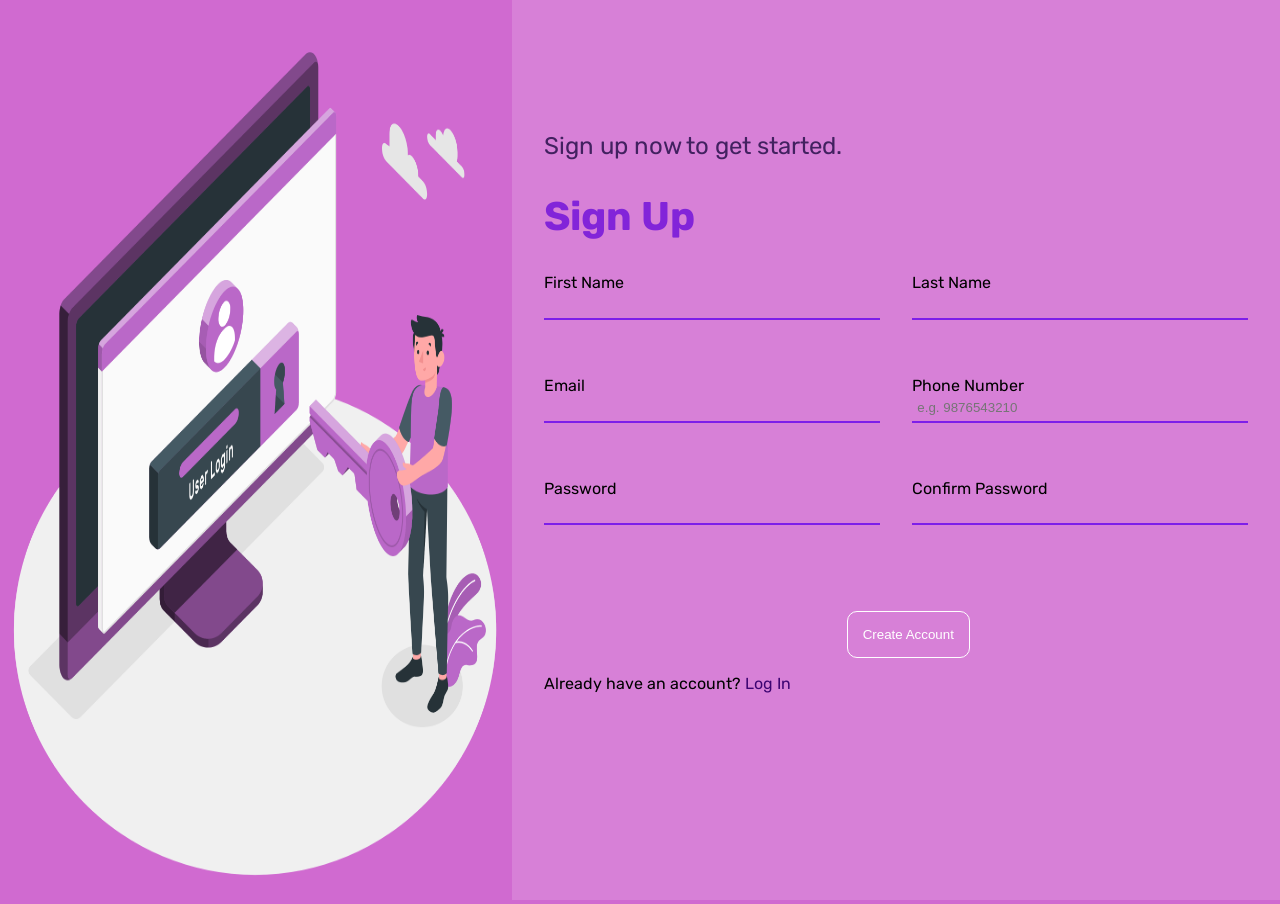
<file: sign-up-page/index.html>
<!DOCTYPE html>
<html lang="en">

<head>
    <meta charset="UTF-8">
    <meta name="viewport" content="width=device-width, initial-scale=1.0">
    <title>Sign Up Page</title>
    <link rel="stylesheet" href="style.css" type="text/css">
    <link rel="preconnect" href="https://fonts.googleapis.com">
    <link rel="preconnect" href="https://fonts.gstatic.com" crossorigin>
    <link
        href="https://fonts.googleapis.com/css2?family=Boldonse&family=Bungee+Tint&family=Doto:wght@100..900&family=Inter:ital,opsz,wght@0,14..32,100..900;1,14..32,100..900&family=Roboto+Mono:wght@100..700&family=Roboto:ital,wght@0,100..900;1,100..900&family=Rubik:ital,wght@0,300..900;1,300..900&family=Sixtyfour+Convergence:BLED,SCAN,XELA,YELA@9,-52,-4,-47&family=Source+Code+Pro:ital,wght@0,200..900;1,200..900&display=swap"
        rel="stylesheet">
    <script src="script.js" defer></script>
</head>

<body>
    <div class="container">
        <aside class="image-section">
            <img src="login-pic.png" class="login-img" alt="Sign up visual">
        </aside>
        <main class="login-section">
            <section class="intro">
                <p>Sign up now to get started.</p>
            </section>

            <form class="customer-info" action="/submit" method="post">
                <h2>Sign Up</h2>

                <div class="inputs">
                    <div class="row">
                        <div class="input-group">
                            <label for="first-name">First Name</label>
                            <input type="text" name="first-name" required>
                            <small class="error-message"></small>
                        </div>
                        <div class="input-group">
                            <label for="last-name">Last Name</label>
                            <input type="text" name="last-name" required>
                            <small class="error-message"></small>
                        </div>
                    </div>
                    <div class="row">
                        <div class="input-group">
                            <label for="email">Email</label>
                            <input type="email" id="email" name="email" required>
                            <small class="error-message"></small>
                        </div>
                        <div class="input-group">
                            <label for="phone-number">Phone Number</label>
                            <input type="tel" id="phone-number" name="phone-number" pattern="[0-9]{10}"
                                placeholder="e.g. 9876543210">
                            <small class="error-message"></small>
                        </div>
                    </div>
                    <div class="row">
                        <div class="input-group">
                            <label for="password">Password</label>
                            <input type="password" id="password" name="password" required>
                            <small class="error-message"></small>
                        </div>
                        <div class="input-group">
                            <label for="confirm-password">Confirm Password</label>
                            <input type="password" id="confirm-password" name="confirm-password" required>
                            <small class="error-message"></small>
                        </div>
                    </div>
                    <div class="footer">
                        <button type="submit">Create Account</button>
                        <p>Already have an account? <a href="https://www.google.com/">Log In</a></p>
                    </div>

            </form>
        </main>

    </div>
</body>

</html>
</file>
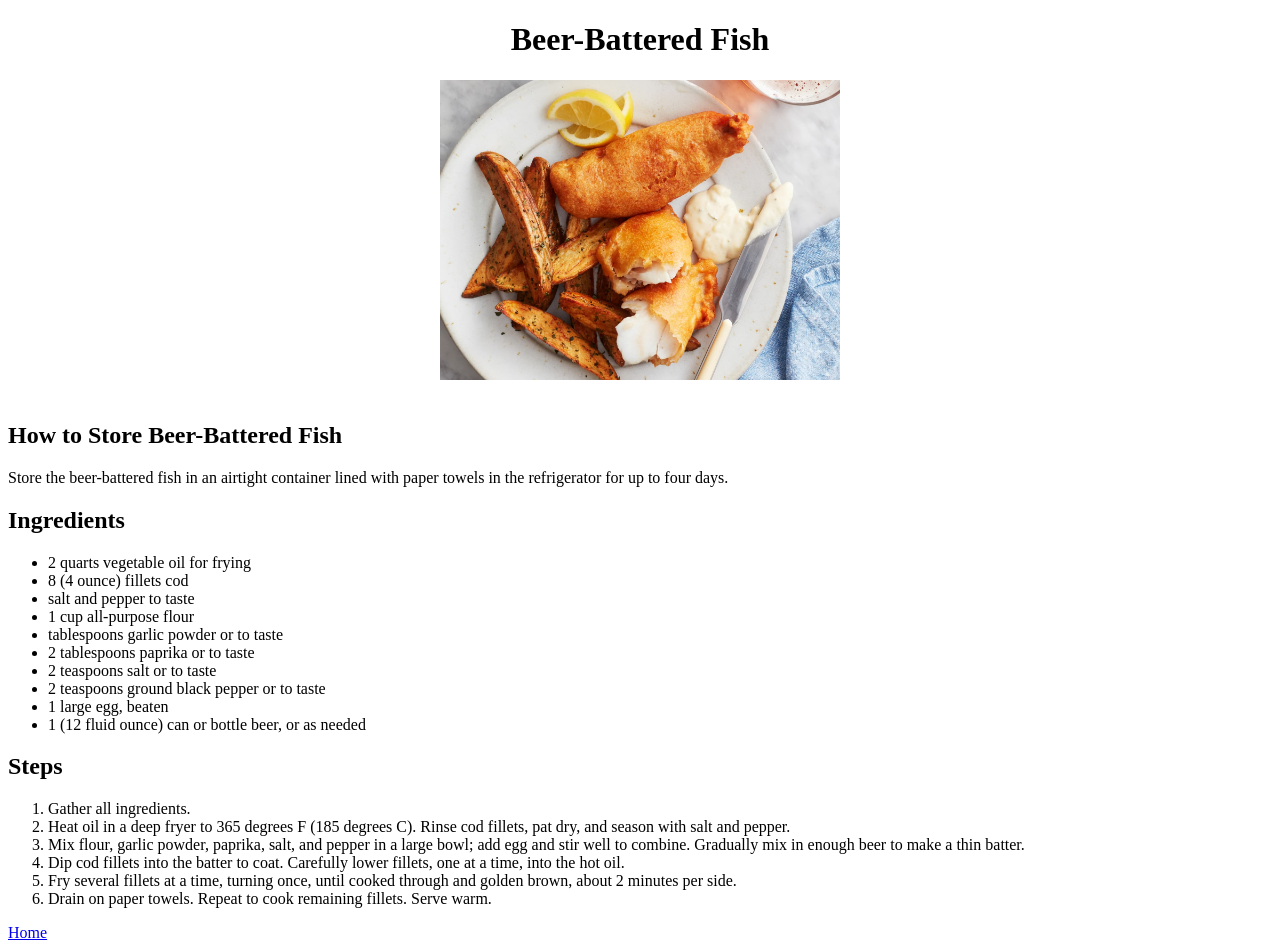
<file: odin-recipes/recipes/batterfish.html>
<!DOCTYPE html>
<html>
    <head>

    </head>
    <body>
        <div style="text-align: center;">
            <h1>Beer-Battered Fish</h1>
            <img width="400" src="beer.jpg">
        </div>
        <br>
        <h2>How to Store Beer-Battered Fish</h2>
        <p>
            Store the beer-battered fish in an airtight container lined with paper towels in the refrigerator for up to four days. 
        </p>
        <h2>Ingredients</h2>
        <ul>
            <li>2 quarts vegetable oil for frying</li>
            <li>8 (4 ounce) fillets cod</li>
            <li>salt and pepper to taste</li>
            <li>1 cup all-purpose flour</li>
            <li>tablespoons garlic powder or to taste</li>
            <li>2 tablespoons paprika or to taste</li>
            <li>2 teaspoons salt or to taste</li>
            <li>2 teaspoons ground black pepper or to taste</li>
            <li>1 large egg, beaten</li>
            <li>1 (12 fluid ounce) can or bottle beer, or as needed</li>
        </ul>

        <h2>Steps</h2>
        <ol>
            <li>Gather all ingredients.</li>
            <li>Heat oil in a deep fryer to 365 degrees F (185 degrees C). Rinse cod fillets, pat dry, and season with salt and pepper.</li>
            <li>Mix flour, garlic powder, paprika, salt, and pepper in a large bowl; add egg and stir well to combine. Gradually mix in enough beer to make a thin batter.</li>
            <li>Dip cod fillets into the batter to coat. Carefully lower fillets, one at a time, into the hot oil.</li>
            <li>Fry several fillets at a time, turning once, until cooked through and golden brown, about 2 minutes per side.</li>
            <li>Drain on paper towels. Repeat to cook remaining fillets. Serve warm.</li>
        </ol>
        <a href = "../index.html">Home</a>
    </body>
</html>
</file>
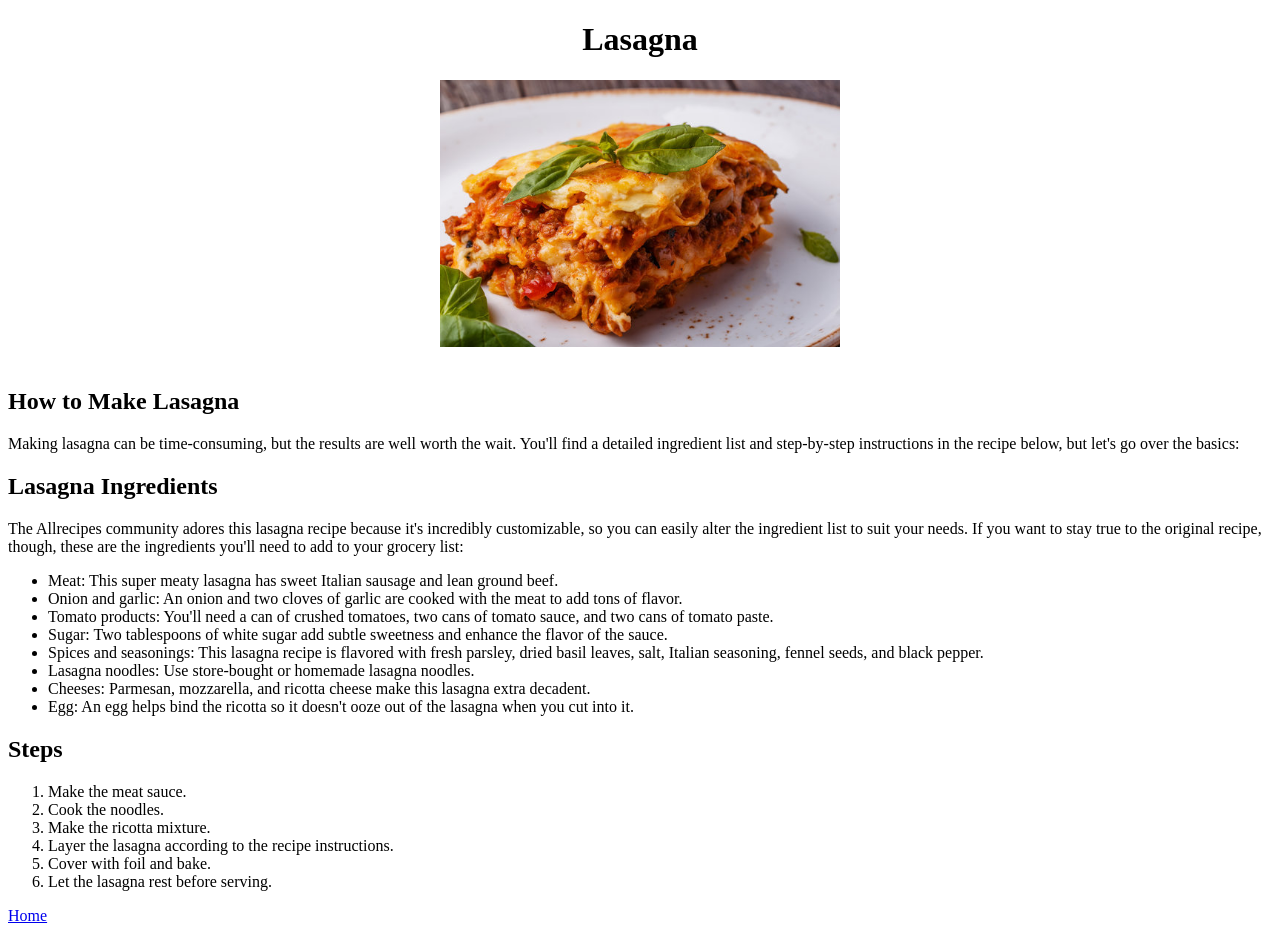
<file: odin-recipes/recipes/lasagna.html>
<!DOCTYPE html>
<html>
    <head>

    </head>
    <body>

        <div style="text-align: center;">
            <h1>Lasagna</h1>
            <img width="400" src="360_F_100521407_15ViliDWGLkB1N6Lwh5DQg9MePJa5tbw.jpg">
        </div>
        <br>
        <h2>How to Make Lasagna</h2>
        <p>
            Making lasagna can be time-consuming, but the results are well worth the wait. You'll find a detailed ingredient list and step-by-step instructions in the recipe below, but let's go over the basics:
        </p>
        <h2>Lasagna Ingredients</h2>
        <p>The Allrecipes community adores this lasagna recipe because it's incredibly customizable, so you can easily alter the ingredient list to suit your needs. If you want to stay true to the original recipe, though, these are the ingredients you'll need to add to your grocery list:</p>
        <ul>
            <li>Meat: This super meaty lasagna has sweet Italian sausage and lean ground beef.</li>
            <li>Onion and garlic: An onion and two cloves of garlic are cooked with the meat to add tons of flavor.</li>
            <li>Tomato products: You'll need a can of crushed tomatoes, two cans of tomato sauce, and two cans of tomato paste.</li>
            <li>Sugar: Two tablespoons of white sugar add subtle sweetness and enhance the flavor of the sauce.</li>
            <li>Spices and seasonings: This lasagna recipe is flavored with fresh parsley, dried basil leaves, salt, Italian seasoning, fennel seeds, and black pepper.</li>
            <li>Lasagna noodles: Use store-bought or homemade lasagna noodles.</li>
            <li>Cheeses: Parmesan, mozzarella, and ricotta cheese make this lasagna extra decadent.</li>
            <li>Egg: An egg helps bind the ricotta so it doesn't ooze out of the lasagna when you cut into it.</li>
        </ul>

        <h2>Steps</h2>
        <ol>
            <li>Make the meat sauce.</li>
            <li>Cook the noodles.</li>
            <li>Make the ricotta mixture.</li>
            <li>Layer the lasagna according to the recipe instructions.</li>
            <li>Cover with foil and bake.</li>
            <li>Let the lasagna rest before serving.</li>
        </ol>
        <a href = "../index.html">Home</a>
    </body>
</html>
</file>
<file: admin-dashboard/styles.css>
* {
  margin: 0px;
  font-family: "Inter", sans-serif;
}

.container {
  display: grid;
  grid-template-columns: minmax(200px, 250px) 1fr;
  grid-template-rows: 130px 1fr;
  height: 100vh;
  grid-template-areas:
    "sidebar topbar"
    "sidebar main";
}

.sidebar {
  background-color: #2196f3;
  grid-area: sidebar;
  color: white;
  padding: 1rem;
  display: flex;
  flex-direction: column;
  gap: 40px;
}

.general, .support {
  display: flex;
  flex-direction: column;
  gap: 15px;
}

.logo {
  display: flex;
  align-items: center;
  gap: 5px;
}

.logo-icon {
  width: 50px;
  color: white;
}

/* HEADER */
.header {
  grid-area: topbar;
  background: white;
  display: flex;
  flex-direction: column;
  justify-content: space-around;
}

.header-first-line, .header-second-line {
  display: flex;
  flex-wrap: wrap;
  justify-content: space-between;
  padding-left: 20px;
  padding-right: 20px;
}

.search {
  grid-area: search;
}

input {
  border-radius: 20px;
  width: 500px;
}

.buttons {
  display: flex;
  gap: 30px;
}

.buttons button {
  padding-left: 20px;
  padding-right: 20px;
  background-color: #2196f3;
  border-radius: 20px;
  border: none;
  color: white;
}

.user-profile {
  display: flex;
  align-items: center;
  gap: 50px;
}
.user-profile img{
  width: 32px;
}

.user-greeting {
  grid-area: greet;
}

.user-greeting img {
  width: 16px;
}

.top-actions {
  grid-area: profile;
  display: flex;
  align-items:center;
  justify-self: end;
  gap: 1rem;
}

.main-content {
  grid-area: main;
  display: grid;
  grid-template-columns: 2fr 1fr;
  grid-template-rows: auto auto;
  grid-template-areas:
    "projects announcements"
    "projects trending";
  gap: 1rem;
  padding: 1rem 2rem;
  background-color: #f0f4f8;
}

.projects {
  grid-area: projects;
  display: flex;
  flex-direction: column;
}

.projects-grid {
  display: grid;
  grid-template-columns: repeat(2, 1fr); 
  grid-template-rows: repeat(3, auto); 
  gap: 25px;
}

.projects > h3 {
  grid-column: 1 / -1;
}

.box {
  display: flex;
  flex-direction: column;
  gap: 30px;
  background-color: white;
  padding-top: 10px;
  padding-bottom: 30px;
  padding-left: 20px;
  padding-right: 20px;
  border-radius: 20px;
  border-left: 5px solid orange;
}

.box p {
  color: gray;
}

.icons {
  align-self: flex-end;
  display: flex;
  gap: 20px;
}

.announcements {
  grid-area: announcements;
}

.announcements-box {
  background-color: white;
  border-radius: 20px;
  padding: 30px;
}

.announcements p {
  font-size: 12px;
  color: gray;
}

.trending-boxes{
  grid-area: trending;
  background-color: white;
  padding: 20px;
  border-radius: 20px;
}

.trending-person {
  display: flex;
  gap: 10px;
  align-items: center;
}

.person-acc {
  font-weight: bold;
}


/*Hovering*/
.sidebar p:hover {
  color: rgb(234, 240, 248);
  transition: color 0.3 ease;
  cursor: pointer;
}

button:hover {
  cursor: pointer;
  background-color: #5eb0f2;
}

.icons svg {
  fill: gray; 
  transition: fill 0.3s ease;
}

.icons svg:hover {
  fill: black; 
}
</file>
<file: etch-a-sketch/style.css>
body {
    display: flex;
    flex-direction: column;
    align-items: center;
    padding: 2rem;
    font-family: "Doto", sans-serif;
    background-color: #dfcfbe;
}

h1 {
    color: black;
    font-size: 50px;
}

.grid-item {
    box-sizing: border-box;
    border: 1px solid rgb(231, 231, 231);
}

#container {
    display: flex;
    flex-wrap: wrap;
    width: 480px;
    height: 480px;
    border: 2px solid rgb(255, 255, 255);
}

.buttons {
    display: flex;
    width: 960px;
    justify-content: space-around;
    margin-bottom: 30px;
}

.resize {
    display: flex;
    justify-content: center;
    gap: 20px;
    width: 300px;
    margin-bottom: 30px;
}

input {
    width: 100px;
    background-color: transparent;
    border: 2px solid rgb(55, 53, 53);
    border-radius: 10px;
}

button {
    padding: 10px 20px;
    background-color: transparent;
    border: 2px solid black;
    border-radius: 10px;
}

button:hover {
    background-color: antiquewhite;
}

input[type="color"] {
    border: 2px solid black;
    border-radius: 10px;
    padding: 0; 
    width: 40px; 
    height: 30px;
    background-color: transparent;
}

input[type="color"]::-webkit-color-swatch-wrapper {
	padding: 0;
}

input[type="color"]::-webkit-color-swatch {
	border: none;
    border-radius: 7px;
}
</file>
<file: landint-page/stylesheet.css>
* {
    padding: 0;
    margin: 0;
    font-family: "Rubik", sans-serif;
}

.header{
    color: white;
    background-color: #3c6371;
    padding-top: 20px;
    padding-bottom: 20px;
}

.header-logo {
    color: #f9faf8;
    font-size: 24px;
}

.header-logo img {
    height: 50px;
}

.header-top {
    display: flex;
    justify-content: space-between;
    margin-left: 100px;
    margin-right: 100px;
    padding: 10px;
}

ul {
    display: flex;
    list-style: none;
    gap: 20px;
}

a {
    text-decoration: none;
    color: white;
}

#title {
    font-size: 48px;
    font-weight: extra-bold;
    color: #f9faf8;
}

.title-sub{
    font-size: 18px;
    color: #e5e7eb;
    padding-bottom: 40px;
}

.header-body {
    display: flex;
    flex-wrap: wrap; 
    justify-content: center; 
    align-items: center; 
    padding: 50px; 
    gap: 20px;
}

.hb-left {
    flex: 1;
    min-width: 300px;
}

.hb-right img {
    max-height: 300px;
    margin-left: 44px;
}

button {
    background-color: #4f8284;
    color: white;
    padding: 15px 70px;
    border-radius: 8px;
    border: none;
}

button:hover {
    background-color: #4f8284;
    cursor: pointer;
}

#h2 {
    font-size: 36px;
    font-weight: bolder;
    color: #3c6371;
    margin: 50px;
}

.boxes {
    color: #3c6371;
    font-size: 18px;
    display: flex;
    gap: 50px;
    justify-content: center;
}

.img-txt {
    width: 150px;
    height: 150px;
    border: 5px solid #3c6371;
    border-radius: 10px;
}

.section2 {
    margin: 50px;
    text-align: center;
    padding-bottom: 50px;
}

.img-txt img {
    width: 150px;
    height: 150px;
    border-radius: 10px;
}

.img-txt p {
    text-align: center;
}

.section3 {
    background-color: #e5e7eb;
    padding: 100px;
    display: flex;
    flex-direction: column;
}

.quote {
    font-size: 36px;
    font-style: italic;
    color: #3c6371;
}

.quote-author {
    color: #3c6371;
    font-weight: bold;
    align-self: self-end;
}

#section4 {
    padding: 88px 111px;
}

.call-action {
    background-color: #284b63;
    border-radius: 8px;
    color: #f9faf8;
    display: flex;
    padding: 33px 77px;
    justify-content: space-around;
}

.call-action-button {
    background-color: transparent;
    padding: 5px 20px;
    border-radius: 8px;
    border: 2px solid white;
}

.call-action-button:hover {
    background-color: #3f6e8d;
}

.footer {
    background-color: #1f2937;
    color: white;
    align-items: flex-end;
    padding: 20px;
    font-size: 12px;
    text-align: center;
}
</file>
<file: odin-library-/styles.css>
* {
    margin: 0;
    padding: 0;
    box-sizing: border-box;
    font-family: "Rubik", sans-serif;
}

body {
    height: 100vh;
    background-color: #ede8f5;
}

.container {
    display: flex;
    flex-direction: column;
    height: 100vh;
}

.header {
    background-color: #7091e6;
    height: 150px;
    display: flex;
    align-items: center;
    justify-content: center;
}

.header h1 {
    text-transform: uppercase;
    font-weight: 500;
    color: #ede8f5;
    font-size: 40px;
    margin: 52px;
}
.main {
    background-color: #ede8f5;
    flex: 1;
    padding: 20px;
}

.main-content {
    display: flex;
    flex-direction: column;
    justify-content: center;
}

.button-container {
    display: flex;
    justify-content: center;
}

button {
    padding: 20px;
    margin: 50px;
    border-radius: 30px;
    border: none;
    background-color: #3d52a0;
    color: #ede8f5;
    text-transform: uppercase;
}

button:hover {
    cursor: pointer;
    background-color: #7091e6;
    transition: 0.3s ease;
}

#new-book-form {
    background-color: #bdc5d8;
    border: none;
    border-radius: 10px;
    padding: 20px;
    margin: 50px auto;
    max-width: 400px;
    box-shadow: 0 4px 8px 0 rgba(0, 0, 0, 0.2);
}

#new-book-form div {
    margin-bottom: 12px;
}

#new-book-form label {
    display: block;
    margin-bottom: 5px;
}

#new-book-form input[type="text"],
#new-book-form input[type="number"] {
    width: 100%;
    box-sizing: border-box;
    background-color: transparent;
    border: none;
    border-bottom: 1px solid rgb(177, 169, 169);
}

#new-book-form input[type="submit"] {
    background-color: #3d52a0;
    color: white;
    text-transform: uppercase;
    padding: 10px 15px;
    border: none;
    border-radius: 10px;
    cursor: pointer;
}

.submitBtn {
    display: flex;
    justify-content: center;
}

#new-book-form input[type="submit"]:hover {
    background-color: rgb(5, 63, 125);
}

input:focus {
    outline: none;
}  

.cards {
    display: flex;
    flex-direction: column;
}

.library {
    display: flex;
    flex-wrap: wrap;
    align-items: left;
}

.title, .author, .pages {
    display: flex;
    gap: 20px;
}

.read-check {
    display: flex;
}

#new-book-form input[type="checkbox"] {
    width: 18px;
    height: 18px;
    cursor: pointer;
    accent-color: #344d69;
    margin-left: 8px;
}

.book-card {
    width: 300px;
    text-align: center;
    padding: 30px;
    background-color: #8891aa;
    border-radius: 20px;
    box-shadow: 2px 2px 5px rgb(182, 182, 182);
    display: flex;
    flex-direction: column;
    overflow: hidden;
}

.data {
    display: flex;
    flex-direction: column;
    align-items: center;
    text-transform: uppercase;
    gap: 10px;
    color: #ede8f5;
}

.card-body {
    display: flex;
    align-items: center;
    margin-top: 10px;
    gap: 10px;
    color: #ede8f5;
    font-size: 14px;
}

.card-header .title {
    position: relative;
    display: inline-block;
    cursor: pointer;
    font-weight: 500;
    font-size: 30px;
    max-width: 100%;
    white-space: nowrap;
    overflow: hidden;
    text-overflow: ellipsis;
}

.card-header .title:hover::after {
    opacity: 1;
}

.card-header .author {
    font-weight: 400;
    font-size: 15px;
}

.card-body {
    display: flex;
    flex-direction: column;
    gap: 20px;
}

.remove-btn-div {
    display: flex;
    justify-content: flex-end;
}

.remove-btn {
    margin: 0;
    width: 8px;
    height: 8px;
    border-radius: 50%;
    background-color: transparent;
    border: 1px solid #ede8f5;
    display: flex;
    align-items: center;
    justify-content: center;
    cursor: pointer;
}

.remove-btn:hover {
    background-color: #818aa1;
}

.toggle-read-btn {
    margin: 0;
    padding: 10px 20px;
    border-radius: 15px;
    background-color: transparent;
    border: 1px solid #ede8f5;
}

.toggle-read-btn:hover {
    background-color: #818aa1;
}

.library {
    display: flex;
    flex-wrap: wrap;
    gap: 30px;
    justify-content: center; 
    margin: 50px auto;
    max-width: calc(100% - 100px); 
    padding: 0 20px; 
}

.close-form {
    display: flex;
    justify-content: flex-end;
}

#close-form-button {
    margin: 0;
    width: 3px;
    height: 3px;
    display: flex;
    align-items: center;
    justify-content: center;
    cursor: pointer;
    font-size: 20px;
    background-color: transparent;
    border: 1px solid #ede8f5;
}

#close-form-button:hover {
    background-color: #b2bbd3;
}
</file>
<file: rock-paper-scissors/styles.css>
.reset {
    display: none;
}

body {
    display: flex;
    flex-direction: column;
    align-items: center;
    height: 100vh;
    width: 100vh;
    overflow: hidden;
    color: white;
    background-color: #21242f;
    margin: 0 auto;
    font-family: "Rubik", sans-serif;
    font-optical-sizing: auto;
}

button {
    margin: 0 auto;
    padding: 15px 10px;
    background-color: transparent;
    color: white;
    border: 2px solid white;
    border-radius: 5px;
}
</file>
<file: sign-up-page/style.css>
body,
html {
    background-color: rgb(208, 106, 208);
    font-family: "Rubik", sans-serif;
    height: 100%;
    margin: 0;
}

.container {
    display: flex;
    align-items: stretch;
    justify-content: center;
    height: 100vh;
    flex-wrap: nowrap;
    box-sizing: border-box;
}

.image-section {
    flex: 0 0 40%;
    max-width: 40%;
    height: 100%;
}

.login-img {
    width: 100%;
    height: 100%;
}

.login-section {
    flex: 1;
    max-width: 60%;
    padding: 2rem;
    background: rgba(255, 255, 255, 0.15);
}

.intro {
    margin-top: 100px;
    font-size: 24px;
    color:rgb(66, 33, 96);
}

.customer-info h2 {
    color:rgb(130, 36, 217);
    font-size: 40px;
}

.inputs {
    display: flex;
    flex-direction: column;
    gap: 40px;
}

.row {
    display: flex;
    justify-content: space-between;
    gap: 2rem;
}

.input-group {
    display: flex;
    flex-direction: column;
    width: 100%;
}

input {
	appearance: none;
	border: none;
	outline: none;
	border-bottom: .2em solid #7d1ee9;
	border-radius: .2em .2em 0 0;
	padding: .4em;
    background-color: transparent;
}

input.valid {
    border-color: green;
}

input.invalid {
    border-color: red;
}

.error-message {
    font-size: 0.8rem;
    color: red;
    height: 1em;
    margin-top: 0.2rem;
}
 
a {
    text-decoration: none;
    color:rgb(61, 4, 114);
}

button {
    margin-top: 30px;
    padding: 15px;
    background-color: transparent;
    border-radius: 10px;
    color: white;
    border: 1px solid white;
    transition: background-color 0.3s ease, color 0.3s ease;
    margin-left: 43%;
}

button:hover {
    cursor: pointer;
    background-color: white;
    color: rgb(208, 106, 208);
}

input:focus {
    border-bottom-color: rgb(208, 106, 208);
    background-color: rgba(255, 255, 255, 0.1);
    transition: all 0.3s ease;
}
</file>
